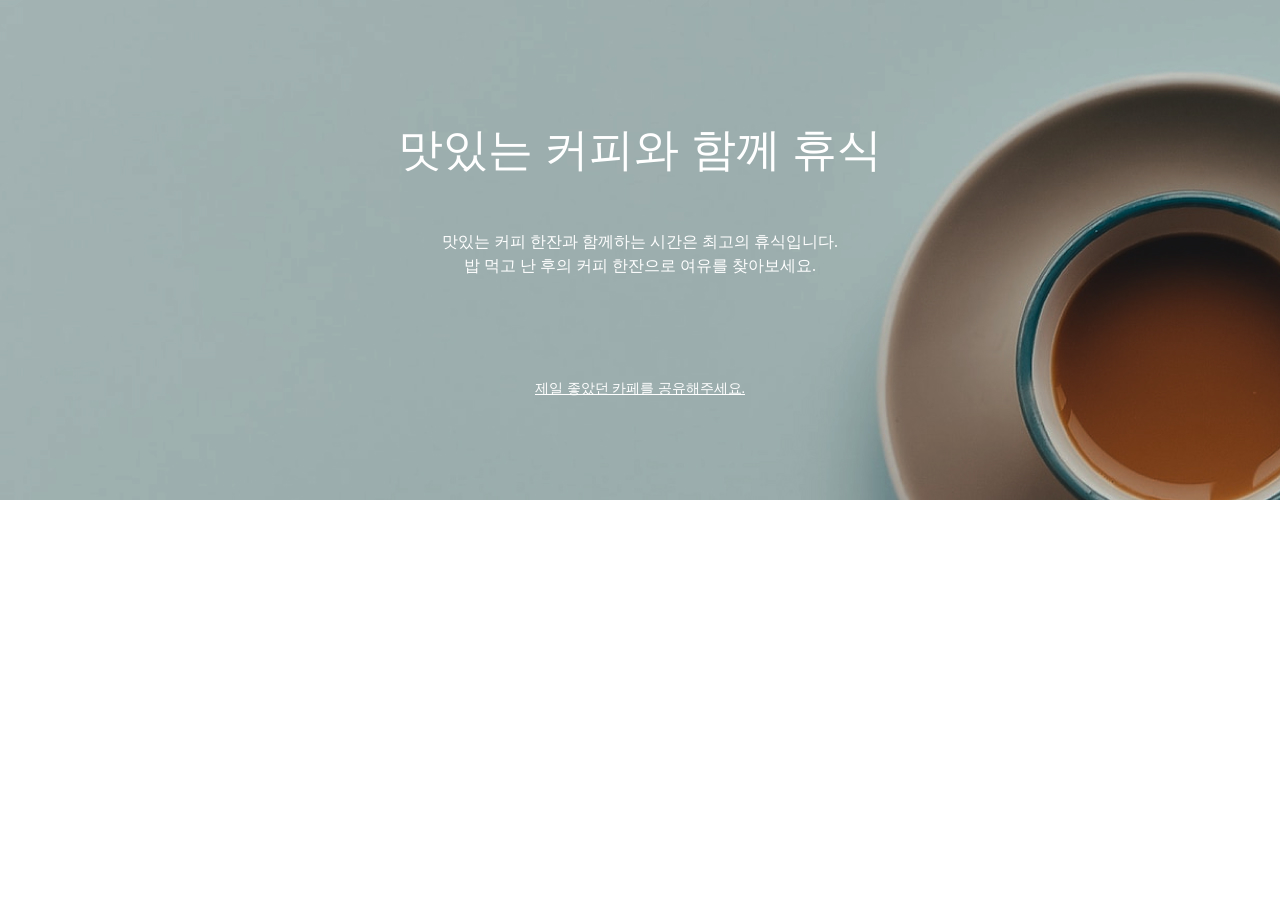
<file: bannerType/bannerType01.html>
<!DOCTYPE html>
<html lang="ko">
<head>
    <meta charset="UTF-8">
    <meta http-equiv="X-UA-Compatible" content="IE=edge">
    <meta name="viewport" content="width=device-width, initial-scale=1.0">
    <title>배너 유형</title>

    <link href="https://webfontworld.github.io/NexonLv1Gothic/NexonLv1Gothic.css" rel="stylesheet">
    <style>
        /* reset */
        * {
           margin: 0;
           padding: 0;
       }
       a {
           text-decoration: none;
           color: #000;
       }
       h1, h2, h3, h4, h5, h6 {
           font-weight: normal;
       }
       img {
           vertical-align: top;
           width: 100%;
       }
       li {
           list-style: none;
       }
       .blind {
           position: absolute;
           clip: rect(0 0 0 0);
           width: 1px;
           height: 1px;
           margin: -1px;
           overflow: hidden;
       }
       .mt10 {margin-top: 10px !important;}
       .mt20 {margin-top: 20px !important;}
       .mt30 {margin-top: 30px !important;}
       .mt40 {margin-top: 40px !important;}
       .mt50 {margin-top: 50px !important;}
       .mt60 {margin-top: 60px !important;}
       .mt70 {margin-top: 70px !important;}

       .mb10 {margin-bottom: 10px !important;}
       .mb20 {margin-bottom: 20px !important;}
       .mb30 {margin-bottom: 30px !important;}
       .mb40 {margin-bottom: 40px !important;}
       .mb50 {margin-bottom: 50px !important;}
       .mb60 {margin-bottom: 60px !important;}
       .mb70 {margin-bottom: 70px !important;}

       /* common */
       .container {
           width: 1160px;
           margin: 0 auto;
           padding: 0 20px;
           /* background-color: rgba(0,0,0,0.1); */
       }
       .nexon {
           font-family: 'NexonLv1Gothic';
           font-weight: 400;
       }
       .section.center {
           text-align: center; 
       }
       .section__small {
           font-style: 14px;
           border-radius: 50px;
           background-color: #CE7182;
           color: #fff;
           padding: 1px 23px;
           text-transform: uppercase;
           margin-bottom: 20px;
           display: inline-block;
       }
       .section {
           padding: 120px 0;
       }
       .section__h2 {
           font-size: 50px;
           font-weight: 400;
           margin-bottom: 30px;
           line-height: 1;
       }
       .section__desc {
           font-style: 22px;
           color: #666;
           margin-bottom: 70px;
           font-weight: 300;
           line-height: 1.5;
       }

       /*  banner  */
       .banner__inner {
            color: #fff;
        }
        .banner__inner .banner {
            height: 500px;
            background-image: url(../asset/img/BANNER-TYPE01.jpg);
            background-size: cover;
            background-repeat: no-repeat;
            background-position: center;
            position: relative;
            z-index: 1;
        }
        .banner__inner h3 {
            font-size: 45px;
            font-weight: 400;
            padding-bottom: 50px;
        }
        .banner__inner p {
            font-size: 16px;
            font-weight: 300;
            line-height: 1.5;
            padding-bottom: 100px;
        }
        .banner__inner .right {
            text-align: center;
            font-style: normal;
            line-height: 1.6;
            font-size: 14px;
        }
        .banner__inner .right a{
            color: #fff;
            text-decoration: underline;
        }
    </style>
</head>
<body>
    <section class="banner__wrap">
        <h2 class="blind">배너</h2>
        <div class="banner__inner">
            <div class="banner">
                <div class="banner__info section nexon center">
                    <h3>맛있는 커피와 함께 휴식</h3>
                    <p>맛있는 커피 한잔과 함께하는 시간은 최고의 휴식입니다.<br>
                        밥 먹고 난 후의 커피 한잔으로 여유를 찾아보세요.</p>
                    <daaress class="right"><a href="#">제일 좋았던 카페를 공유해주세요.</a></daaress>
                </div>
            </div>
        </div>
    </section>
</body>
</html>
</file>
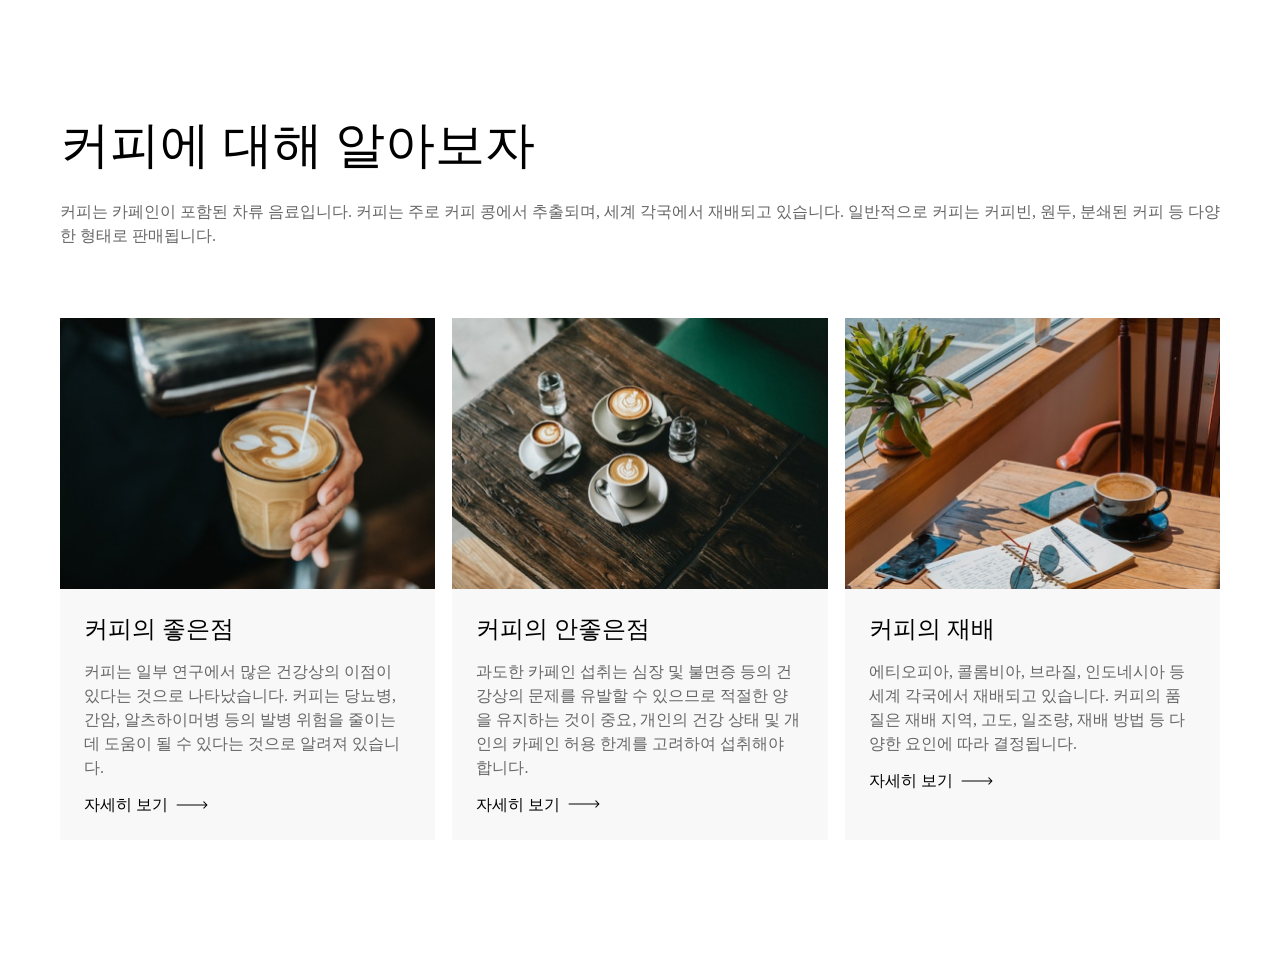
<file: cardType/cardType01.html>
<!DOCTYPE html>
<html lang="ko">
<head>
    <meta charset="UTF-8">
    <meta http-equiv="X-UA-Compatible" content="IE=edge">
    <meta name="viewport" content="width=device-width, initial-scale=1.0">
    <title>카드 유형01</title>

    <link href="https://webfontworld.github.io/NexonLv1Gothic/NexonLv1Gothic.css" rel="stylesheet">
    <style>
        /* reset */
        * {
            margin: 0;
            padding: 0;
        }
        a {
            text-decoration: none;
            color: #000;
        }
        h1, h2, h3, h4, h5, h6 {
            font-weight: normal;
        }
        img {
            vertical-align: top;
            width: 100%;
        }
        .mt10 {margin-top: 10px !important;}
        .mt20 {margin-top: 20px !important;}
        .mt30 {margin-top: 30px !important;}
        .mt40 {margin-top: 40px !important;}
        .mt50 {margin-top: 50px !important;}
        .mt60 {margin-top: 60px !important;}
        .mt70 {margin-top: 70px !important;}

        .mb10 {margin-bottom: 10px !important;}
        .mb20 {margin-bottom: 20px !important;}
        .mb30 {margin-bottom: 30px !important;}
        .mb40 {margin-bottom: 40px !important;}
        .mb50 {margin-bottom: 50px !important;}
        .mb60 {margin-bottom: 60px !important;}
        .mb70 {margin-bottom: 70px !important;}
        /* common */
        .container {
            width: 1160px;
            margin: 0 auto;
            padding: 0 20px;
            /* background-color: rgba(0,0,0,0.1); */
        }
        .nexon {
            font-family: 'NexonLv1Gothic';
            font-weight: 400;
        }
        .section.center {
            text-align: center;
        }
        .section {
            padding: 120px 0;
        }
        .section__h2 {
            font-size: 50px;
            font-weight: 400;
            margin-bottom: 30px;
            line-height: 1;
        }
        .section__desc {
            font-style: 22px;
            color: #666;
            margin-bottom: 70px;
            font-weight: 300;
            line-height: 1.5;
        }
        /* card__type */
        .card__wrap {
        }
        .card__inner {
            display: flex;
            justify-content: space-between; 
        }
        .card__inner .card {
            width: 32.3333%;
            background-color: #f8f8f8;
        }
        .card__body {
            padding: 24px;
        }
        .card__body .title {
            font-size: 24px;
            margin-bottom: 15px;
        }
        .card__body .desc {
            font-size: 16px;
            color: #666;
            line-height: 1.5;
            margin-bottom: 15px;
        }
        .card__body .btn {
            padding-right: 40px;
            background-image: url("data:image/svg+xml, %3Csvg width='32' height='8' viewBox='0 0 32 8' fill='none' xmlns='http://www.w3.org/2000/svg'%3E%3Cpath d='M1 3.5C0.723858 3.5 0.5 3.72386 0.5 4C0.5 4.27614 0.723858 4.5 1 4.5V3.5ZM31.3536 4.35355C31.5488 4.15829 31.5488 3.84171 31.3536 3.64645L28.1716 0.464466C27.9763 0.269204 27.6597 0.269204 27.4645 0.464466C27.2692 0.659728 27.2692 0.976311 27.4645 1.17157L30.2929 4L27.4645 6.82843C27.2692 7.02369 27.2692 7.34027 27.4645 7.53553C27.6597 7.7308 27.9763 7.7308 28.1716 7.53553L31.3536 4.35355ZM1 4.5H31V3.5H1V4.5Z' fill='black'/%3E%3C/svg%3E");
            background-repeat: no-repeat;
            background-position: right center;
        }
    </style>
</head>
<body>
    <section class="card__wrap section nexon">
        <div class="container">
            <h2 class="section__h2">커피에 대해 알아보자</h2>
            <p class="section__desc">커피는 카페인이 포함된 차류 음료입니다. 커피는 주로 커피 콩에서 추출되며, 세계 각국에서 재배되고 있습니다. 일반적으로 커피는 커피빈, 원두, 분쇄된 커피 등 다양한 형태로 판매됩니다.</p>
            <div class="card__inner">
                <article class="card">
                    <figure class="card__header">
                        <img src="../asset/img/cardType01_01.jpg" alt="커피의 좋은점">
                    </figure>
                    <div class="card__body">
                        <h3 class="title">커피의 좋은점</h3>
                        <p class="desc">커피는 일부 연구에서 많은 건강상의 이점이 있다는 것으로 나타났습니다. 커피는 당뇨병, 간암, 알츠하이머병 등의 발병 위험을 줄이는 데 도움이 될 수 있다는 것으로 알려져 있습니다.</p>
                        <a href="#" class="btn">자세히 보기</a> 
                    </div>
                </article>
                    <article class="card">
                        <figure class="card__header">
                            <img src="../asset/img/cardType01_02.jpg" alt="커피의 안좋은점">
                        </figure>
                        <div class="card__body">
                            <h3 class="title">커피의 안좋은점</h3>
                            <p class="desc">과도한 카페인 섭취는 심장 및 불면증 등의 건강상의 문제를 유발할 수 있으므로 적절한 양을 유지하는 것이 중요, 개인의 건강 상태 및 개인의 카페인 허용 한계를 고려하여 섭취해야 합니다.</p>
                            <a href="#" class="btn">자세히 보기</a> 
                        </div>
                    </article>
                <div class="card">
                        <figure class="card__header">
                            <img src="../asset/img/cardType01_03.jpg" alt="커피의 좋은점">
                        </figure>
                        <div class="card__body">
                            <h3 class="title">커피의 재배</h3>
                            <p class="desc">에티오피아, 콜롬비아, 브라질, 인도네시아 등 세계 각국에서 재배되고 있습니다. 커피의 품질은 재배 지역, 고도, 일조량, 재배 방법 등 다양한 요인에 따라 결정됩니다.</p>
                            <a href="#" class="btn">자세히 보기</a> 
                        </div>
                </div>
            </div>
    </section>
</body>
</html>
</file>
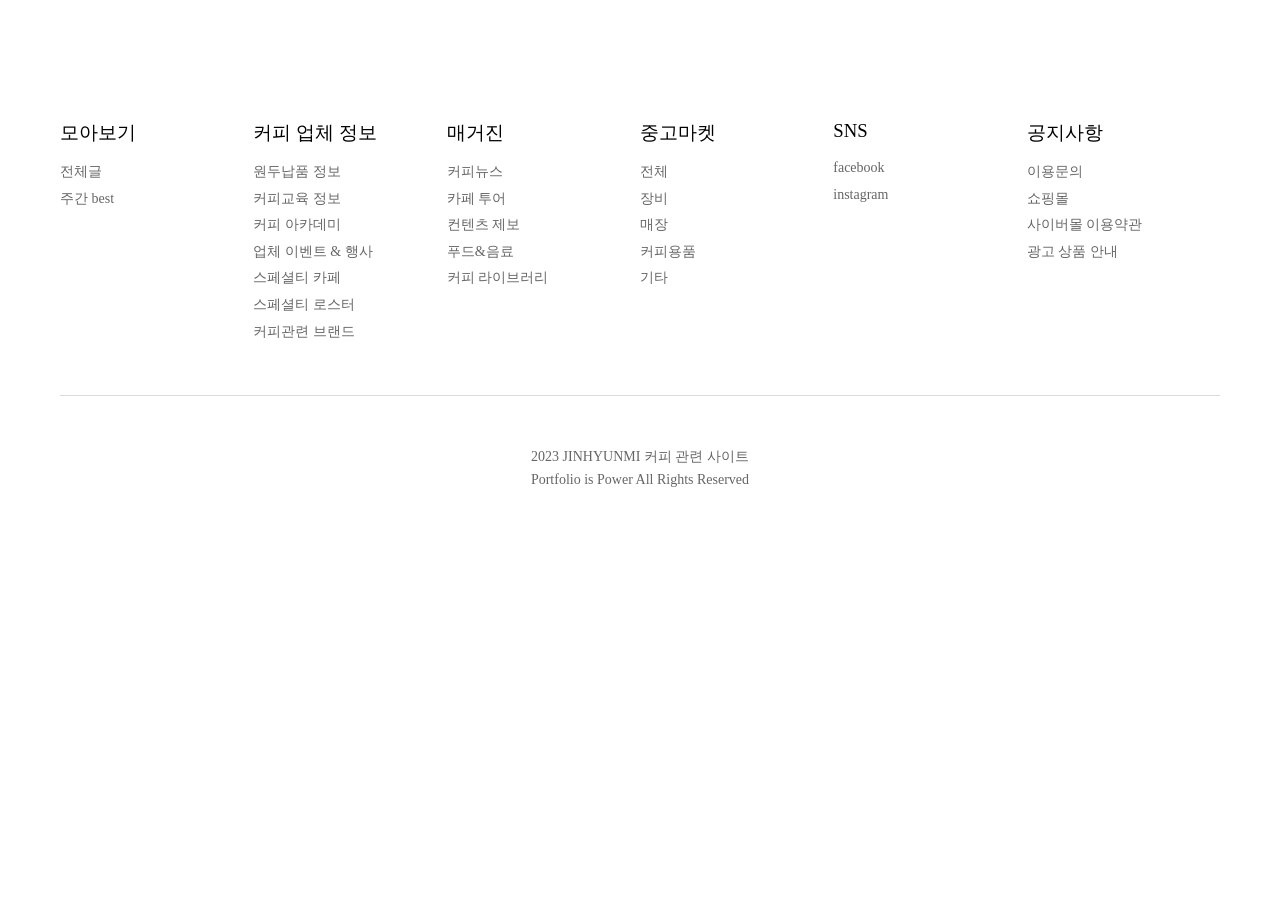
<file: footer/footer01.html>
<!DOCTYPE html>
<html lang="ko">
<head>
    <meta charset="UTF-8">
    <meta http-equiv="X-UA-Compatible" content="IE=edge">
    <meta name="viewport" content="width=device-width, initial-scale=1.0">
    <title>사이트 만들기 footer</title>
    <link href="https://webfontworld.github.io/NexonLv1Gothic/NexonLv1Gothic.css" rel="stylesheet">
    <style>
         /* reset */
         * {
            margin: 0;
            padding: 0;
        }
        a {
            text-decoration: none;
            color: #000;
        }
        h1, h2, h3, h4, h5, h6 {
            font-weight: normal;
        }
        img {
            vertical-align: top;
            width: 100%;
        }
        li {
            list-style: none;
        }
        .blind {
            position: absolute;
            clip: rect(0 0 0 0);
            width: 1px;
            height: 1px;
            margin: -1px;
            overflow: hidden;
        }
        .mt10 {margin-top: 10px !important;}
        .mt20 {margin-top: 20px !important;}
        .mt30 {margin-top: 30px !important;}
        .mt40 {margin-top: 40px !important;}
        .mt50 {margin-top: 50px !important;}
        .mt60 {margin-top: 60px !important;}
        .mt70 {margin-top: 70px !important;}

        .mb10 {margin-bottom: 10px !important;}
        .mb20 {margin-bottom: 20px !important;}
        .mb30 {margin-bottom: 30px !important;}
        .mb40 {margin-bottom: 40px !important;}
        .mb50 {margin-bottom: 50px !important;}
        .mb60 {margin-bottom: 60px !important;}
        .mb70 {margin-bottom: 70px !important;}

        /* common */
        .container {
            width: 1160px;
            margin: 0 auto;
            padding: 0 20px;
            /* background-color: rgba(0,0,0,0.1); */
        }
        .nexon {
            font-family: 'NexonLv1Gothic';
            font-weight: 400;
        }
        .section.center {
            text-align: center; 
        }
        .section__small {
            font-style: 14px;
            border-radius: 50px;
            background-color: #CE7182;
            color: #fff;
            padding: 1px 23px;
            text-transform: uppercase;
            margin-bottom: 20px;
            display: inline-block;
        }
        .section {
            padding: 120px 0;
        }
        .section__h2 {
            font-size: 50px;
            font-weight: 400;
            margin-bottom: 30px;
            line-height: 1;
        }
        .section__desc {
            font-style: 22px;
            color: #666;
            margin-bottom: 70px;
            font-weight: 300;
            line-height: 1.5;
        }

        /* footer */
        .footer__menu {
            display: flex;
        }
        .footer__menu > div {
            width: 16.666%;
        }
        .footer__menu > div h3 {
            margin-bottom: 13px;
        }
        .footer__menu > div li {
            line-height: 1.9;
            font-size: 14px;
        }
        .footer__menu > div li a {
            color: #666;
        }
        .footer_right {
            margin-top: 50px;
            border-top: 1px solid #d9d9d9;
            padding-top: 50px;
            text-align: center;
            font-style: normal;
            line-height: 1.6em;
            color: #666;
            font-size: 14px;
        }
    </style>
</head>
<body>
    <section class="footer-wrap section nexon">
        <div class="container">
            <h2 class="blind">푸터</h2>
            <div class="footer__inner">
                <div class="footer__menu">
                    <div>
                        <h3>모아보기</h3>
                        <ul>
                            <li><a href="#">전체글</a></li>
                            <li><a href="#">주간 best</a></li>
                        </ul>
                    </div>
                    <div>
                        <h3>커피 업체 정보</h3>
                        <ul>
                            <li><a href="#">원두납품 정보</a></li>
                            <li><a href="#">커피교육 정보</a></li>
                            <li><a href="#">커피 아카데미</a></li>
                            <li><a href="#">업체 이벤트 & 행사</a></li>
                            <li><a href="#">스페셜티 카페</a></li>
                            <li><a href="#">스페셜티 로스터</a></li>
                            <li><a href="#">커피관련 브랜드</a></li>
                        </ul>
                    </div>
                    <div>
                        <h3>매거진</h3>
                        <ul>
                            <li><a href="#">커피뉴스</a></li>
                            <li><a href="#">카페 투어</a></li>
                            <li><a href="#">컨텐츠 제보</a></li>
                            <li><a href="#">푸드&음료</a></li>
                            <li><a href="#">커피 라이브러리</a></li>
                        </ul>
                    </div>
                    <div>
                        <h3>중고마켓</h3>
                        <ul>
                            <li><a href="#">전체</a></li>
                            <li><a href="#">장비</a></li>
                            <li><a href="#">매장</a></li>
                            <li><a href="#">커피용품</a></li>
                            <li><a href="#">기타</a></li>
                        </ul>
                    </div>
                    <div>
                        <h3>SNS</h3>
                        <ul>
                            <li><a href="#">facebook</a></li>
                            <li><a href="#">instagram</a></li>
                        </ul>
                    </div>
                    <div>
                        <h3>공지사항</h3>
                        <ul>
                            <li><a href="#">이용문의</a></li>
                            <li><a href="#">쇼핑몰</a></li>
                            <li><a href="#">사이버몰 이용약관</a></li>
                            <li><a href="#">광고 상품 안내</a></li>
                        </ul>
                    </div>
                </div>
                <div>
                    <address class="footer_right">
                        2023 JINHYUNMI 커피 관련 사이트<br>Portfolio is Power All Rights Reserved
                    </address>
                </div>
            </div>
        </div>
    </section>
</body>
</html>
</file>
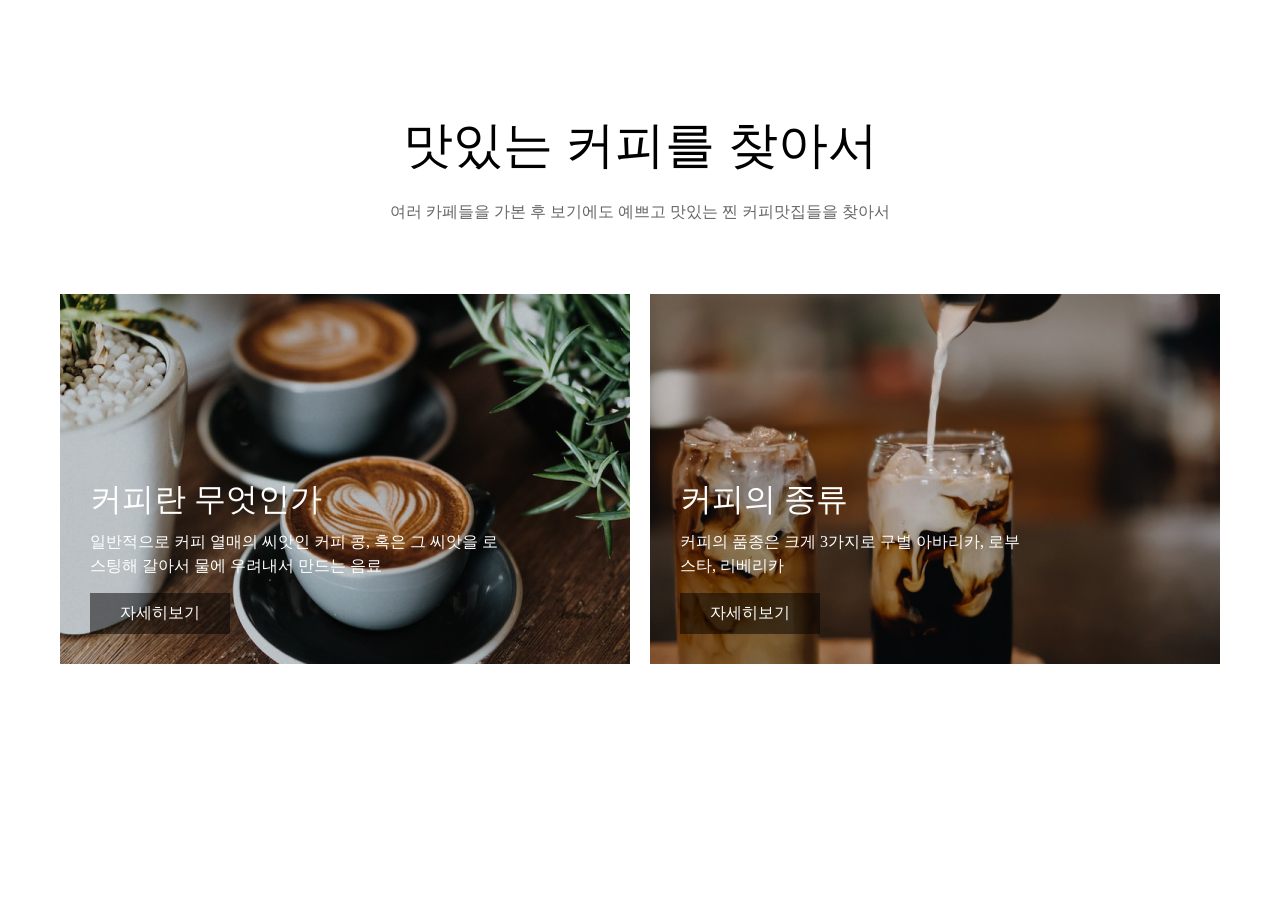
<file: imageType/imgType01.html>
<!DOCTYPE html>
<html lang="ko">
<head>
    <meta charset="UTF-8">
    <meta http-equiv="X-UA-Compatible" content="IE=edge">
    <meta name="viewport" content="width=device-width, initial-scale=1.0">
    <title>이미지 유형01</title>

    <link href="https://webfontworld.github.io/NexonLv1Gothic/NexonLv1Gothic.css" rel="stylesheet">
    <style>
        /* reset */
        * {
            margin: 0;
            padding: 0;
        }
        a {
            text-decoration: none;
            color: #000;
        }
        h1, h2, h3, h4, h5, h6 {
            font-weight: normal;
        }
        img {
            vertical-align: top;
            width: 100%;
        }
        .mt10 {margin-top: 10px !important;}
        .mt20 {margin-top: 20px !important;}
        .mt30 {margin-top: 30px !important;}
        .mt40 {margin-top: 40px !important;}
        .mt50 {margin-top: 50px !important;}
        .mt60 {margin-top: 60px !important;}
        .mt70 {margin-top: 70px !important;}

        .mb10 {margin-bottom: 10px !important;}
        .mb20 {margin-bottom: 20px !important;}
        .mb30 {margin-bottom: 30px !important;}
        .mb40 {margin-bottom: 40px !important;}
        .mb50 {margin-bottom: 50px !important;}
        .mb60 {margin-bottom: 60px !important;}
        .mb70 {margin-bottom: 70px !important;}
        /* common */
        .container {
            width: 1160px;
            margin: 0 auto;
            padding: 0 20px;
            /* background-color: rgba(0,0,0,0.1); */
        }
        .nexon {
            font-family: 'NexonLv1Gothic';
            font-weight: 400;
        }
        .section.center {
            text-align: center;
        }
        .section {
            padding: 120px 0;
        }
        .section__h2 {
            font-size: 50px;
            font-weight: 400;
            margin-bottom: 30px;
            line-height: 1;
        }
        .section__desc {
            font-style: 22px;
            color: #666;
            margin-bottom: 70px;
            font-weight: 300;
            line-height: 1.5;
        }
        /* image__type */
        .image__inner {
            display: flex;
            justify-content: space-between;
        }
        .image__inner .image {
            width: 570px;
            height: 370px;
            background-color: #ccc;
            position: relative;
        }
        .image__body {
            position: absolute;
            left: 0;
            bottom: 0;
            color: #fff;
            text-align: left;
            padding: 30px;
        }
        .image__body .title {
            font-size: 32px;
            line-height: 1;
            margin-bottom: 15px;
        }
        .image__body .desc {
            margin-bottom: 15px;
            line-height: 1.5;
            padding-right: 20%;
        }
        .image__body .btn {
            color: #fff;
            background-color: rgba(0,0,0,0.5);
            padding: 10px 30px;
            display: inline-block;
        }
    </style>
</head>
<body>
    <section class="image__wrap section center nexon">
        <div class="container">
            <h2 class="section__h2">맛있는 커피를 찾아서</h2>
            <p class="section__desc">여러 카페들을 가본 후 보기에도 예쁘고 맛있는 찐 커피맛집들을 찾아서</p>
            <div class="image__inner">
                <article class="image">
                <figure class="image__header">
                    <img src="../asset/img/imageType01_01.jpg" alt="커피란 무엇인가">
                </figure>
                <div class="image__body">
                    <h3 class="title">커피란 무엇인가</h3>
                    <p class="desc">일반적으로 커피 열매의 씨앗인 커피 콩, 혹은 그 씨앗을 로스팅해 갈아서 물에 우려내서 만드는 음료</p>
                    <a href="#" class="btn">자세히보기</a>
                </div>
                </article>
                <article class="image">
                <figure class="image__header">
                    <img src="../asset/img/imageType01_02.jpg" alt="커피의 종류">
                </figure>
                <div class="image__body">
                    <h3 class="title">커피의 종류</h3>
                    <p class="desc">커피의 품종은 크게 3가지로 구별 아바리카, 로부스타, 리베리카</p>
                    <a href="#" class="btn">자세히보기</a>
                </div>
                </article>
            </div>
        </div>
    </section>
</body>
</html>
</file>
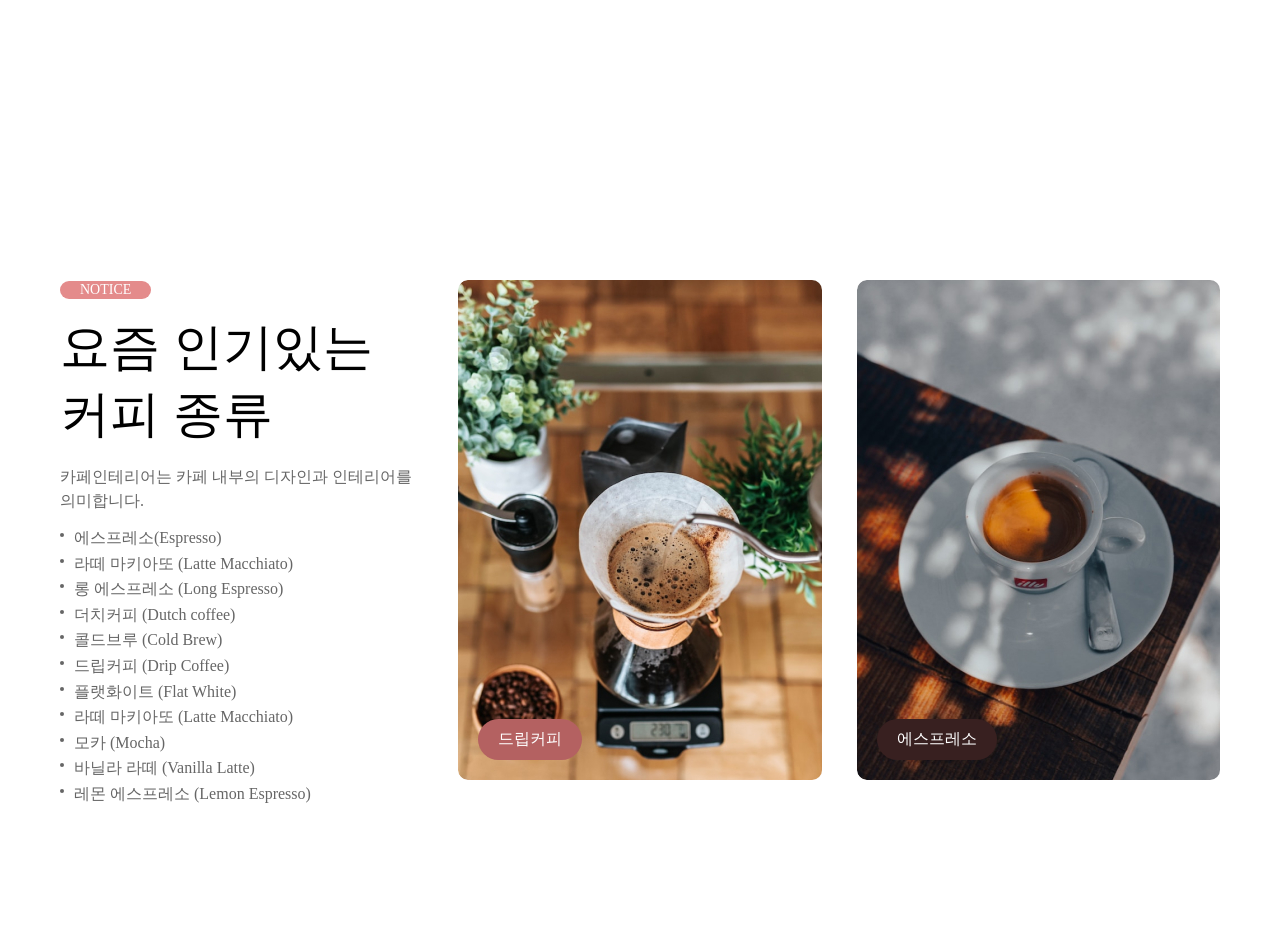
<file: img-TextType/img-TextType01.html>
<!DOCTYPE html>
<html lang="ko">
<head>
    <meta charset="UTF-8">
    <meta http-equiv="X-UA-Compatible" content="IE=edge">
    <meta name="viewport" content="width=device-width, initial-scale=1.0">
    <title>Document</title>
    <link href="https://webfontworld.github.io/NexonLv1Gothic/NexonLv1Gothic.css" rel="stylesheet">
    <style>
        /* reset */
        * {
            margin: 0;
            padding: 0;
        }
        a {
            text-decoration: none;
            color: #000;
        }
        h1, h2, h3, h4, h5, h6 {
            font-weight: normal;
        }
        img {
            vertical-align: top;
            width: 100%;
        }
        li {
            list-style: none;
        }
        .blind {
            position: absolute;
            clip: rect(0 0 0 0);
            width: 1px;
            height: 1px;
            margin: -1px;
            overflow: hidden;
        }
        .mt10 {margin-top: 10px !important;}
        .mt20 {margin-top: 20px !important;}
        .mt30 {margin-top: 30px !important;}
        .mt40 {margin-top: 40px !important;}
        .mt50 {margin-top: 50px !important;}
        .mt60 {margin-top: 60px !important;}
        .mt70 {margin-top: 70px !important;}

        .mb10 {margin-bottom: 10px !important;}
        .mb20 {margin-bottom: 20px !important;}
        .mb30 {margin-bottom: 30px !important;}
        .mb40 {margin-bottom: 40px !important;}
        .mb50 {margin-bottom: 50px !important;}
        .mb60 {margin-bottom: 60px !important;}
        .mb70 {margin-bottom: 70px !important;}

        /* common */
        .container {
            width: 1160px;
            margin: 0 auto;
            padding: 0 20px;
            margin-top: 160px;
            /* background-color: rgba(0, 0, 0, 0.1); */
        }
        .nexon {
            font-family: 'NexonLv1Gothic';
            font-weight: 400;
        }
        .section {
            padding: 120px 0;
        }
        .section.center {
            text-align: center;
        }

        .section__h2 {
            font-size: 50px;
            font-weight: 400;
            margin-bottom: 30px;
            line-height: 1;
        }
        .section__desc {
            font-size: 22px;
            color: #666;
            margin-bottom: 70px;
            font-weight: 300;
            line-height: 1.5;
        }

        /* imgText__inner */
        .imgText__inner {
            display: flex;
            flex-wrap: wrap;
            justify-content: space-between;
        }
        .imgText__inner article {
            width: 31.3333%;
        }
        .imgText__inner .text span {
            background-color: #e48b8b;
            font-size: 14px;
            color: #fff;
            padding: 1px 20px;
            border-radius: 50px;
            margin-bottom: 15px;
            display: inline-block;
        }
        .imgText__inner .text h3 {
            font-size: 50px;
            margin-bottom: 17px;
        }
        .imgText__inner .text p {
            font-size: 16px;
            line-height: 1.5;
            color: #666;
            margin-bottom: 12px;
        }
        .imgText__inner .text li {
            position: relative;
            padding-left: 14px;
        }
        .imgText__inner .text li::before {
            content: "";
            width: 4px;
            height: 4px;
            border-radius: 50%;
            background-color: #666;
            position: absolute;
            left: 0;
            top: 8px;
        }
        .imgText__inner .text li a {
            color: #666;
            line-height: 1.6;
            font-size: 16px;
        }
        .imgText__inner .img {
            background-repeat: no-repeat;
            background-size: cover;
            height: 500px;
            border-radius: 10px;
            position: relative;
        }
        .imgText__inner .img a {
            position: absolute;
            left: 20px;
            bottom: 20px;
            background: #000;
            color: #fff;
            padding: 10px 20px;
            border-radius: 40px;
        }
        .imgText__inner .img.i1 {
            background-image: url(../asset/img/img-textType01_01.jpg);
        }
        .imgText__inner .img.i2 {
            background-image: url(../asset/img/img-textType01_02.jpg);
        }
        .imgText__inner .img.i1 a {
            background-color: #b46161;
        }
        .imgText__inner .img.i2 a {
            background-color: #382020;
        }
    </style>
</head>
<body>
    <section class="imgText__wrap section nexon">
        <h2 class="blind"요즘 인기있는 커피 종류></h2>
        <div class="container">
            <div class="imgText__inner">
                <article class="text">
                    <span>NOTICE</span>
                    <h3>요즘 인기있는 커피 종류</h3>
                    <p>카페인테리어는 카페 내부의 디자인과  인테리어를 의미합니다.</p>
                    <ul>
                        <li><a href="#">에스프레소(Espresso)</a></li>
                        <li><a href="#">라떼 마키아또 (Latte Macchiato)</a></li>
                        <li><a href="#">롱 에스프레소 (Long Espresso)</a></li>
                        <li><a href="#">더치커피 (Dutch coffee)</a></li>
                        <li><a href="#">콜드브루 (Cold Brew)</a></li>
                        <li><a href="#">드립커피 (Drip Coffee)</a></li>
                        <li><a href="#">플랫화이트 (Flat White)</a></li>
                        <li><a href="#">라떼 마키아또 (Latte Macchiato)</a></li>
                        <li><a href="#">모카 (Mocha)</a></li>
                        <li><a href="#">바닐라 라떼 (Vanilla Latte)</a></li>
                        <li><a href="#">레몬 에스프레소 (Lemon Espresso)</a></li>
                    </ul>
                </article>
                <article class="img i1">
                    <a href="#">드립커피</a>
                </article>
                <article class="img i2">
                    <a href="#">에스프레소</a>
                </article>
            </div>
        </div>
    </section>
</body>
</html>
</file>
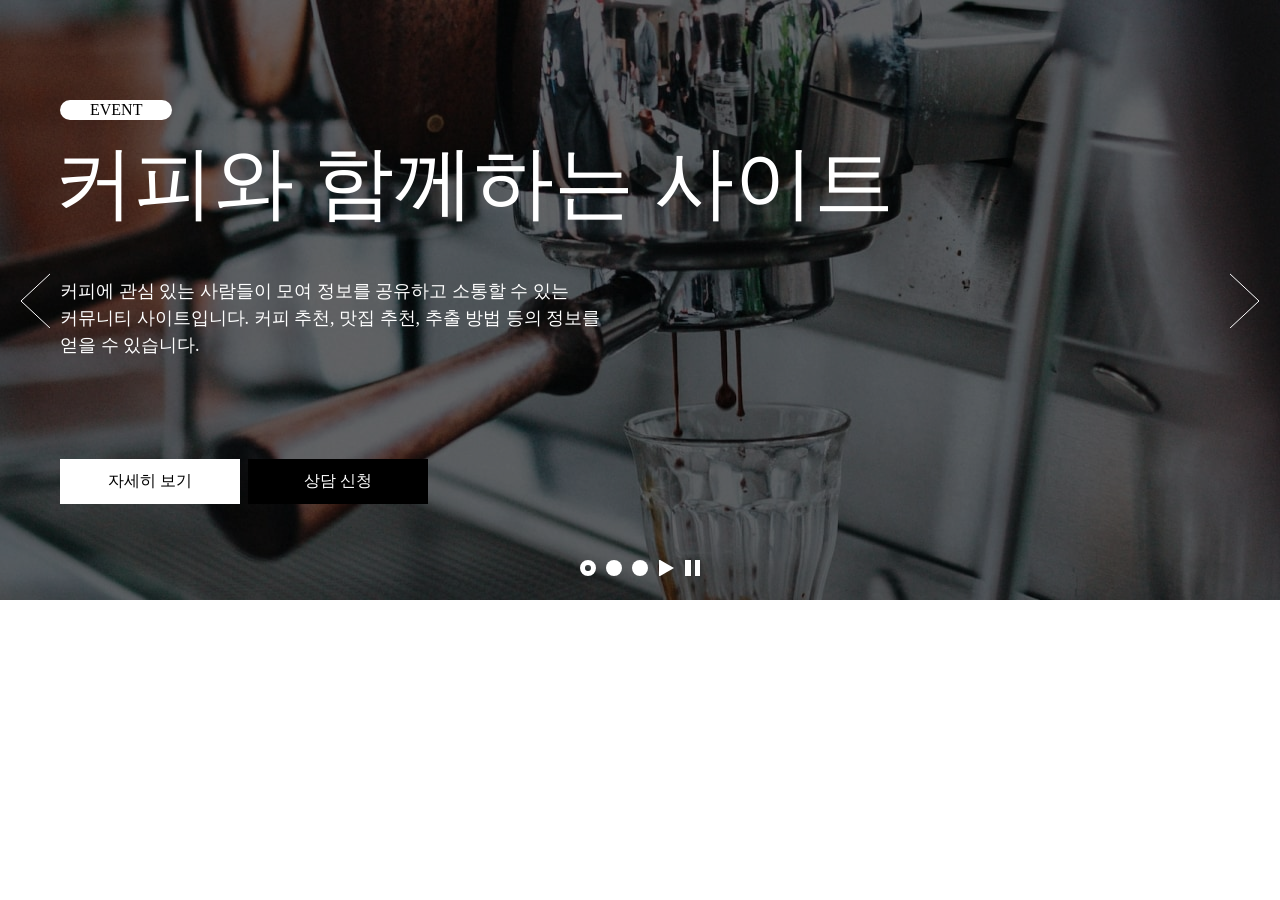
<file: sliderType/sliderType01.html>
<!DOCTYPE html>
<html lang="ko">
<head>
    <meta charset="UTF-8">
    <meta http-equiv="X-UA-Compatible" content="IE=edge">
    <meta name="viewport" content="width=device-width, initial-scale=1.0">
    <title>슬라이드 유형01</title>
    <link href="https://webfontworld.github.io/NexonLv1Gothic/NexonLv1Gothic.css" rel="stylesheet">
    <style>
        /* reset */
        * {
            margin: 0;
            padding: 0;
        }
        a {
            text-decoration: none;
            color: #000;
        }
        h1, h2, h3, h4, h5, h6 {
            font-weight: normal;
        }
        img {
            vertical-align: top;
            width: 100%;
        }
        .mt10 {margin-top: 10px !important;}
        .mt20 {margin-top: 20px !important;}
        .mt30 {margin-top: 30px !important;}
        .mt40 {margin-top: 40px !important;}
        .mt50 {margin-top: 50px !important;}
        .mt60 {margin-top: 60px !important;}
        .mt70 {margin-top: 70px !important;}

        .mb10 {margin-bottom: 10px !important;}
        .mb20 {margin-bottom: 20px !important;}
        .mb30 {margin-bottom: 30px !important;}
        .mb40 {margin-bottom: 40px !important;}
        .mb50 {margin-bottom: 50px !important;}
        .mb60 {margin-bottom: 60px !important;}
        .mb70 {margin-bottom: 70px !important;}
        .blind {
            position:absolute;
            clip:rect(0 0 0 0);
            width:1px;
            height:1px;
            margin:-1px;
            overflow:hidden;
        }
        /* common */
        .container {
            width: 1160px;
            margin: 0 auto;
            padding: 0 20px;
            /* background-color: rgba(0,0,0,0.1); */
        }
        .nexon {
            font-family: 'NexonLv1Gothic';
            font-weight: 400;
        }
        .section.center {
            text-align: center;
        }
        .section {
            padding: 120px 0;
        }
        .section__h2 {
            font-size: 50px;
            font-weight: 400;
            margin-bottom: 30px;
            line-height: 1;
        }
        .section__desc {
            font-style: 22px;
            color: #666;
            margin-bottom: 70px;
            font-weight: 300;
            line-height: 1.5;
        }
        /* slider__wrap */
        .slider__inner .slider {
            height: 600px;
            background-image: url(../asset/img/sliderType01_01.jpg);
            background-size: cover;
            background-repeat: no-repeat;
            background-position: center;
            position: relative;
            z-index: 1;
        }
        .slider__inner .slider::after {
            content: '';
            width: 100%;
            height: 100%;
            background-color: rgba(0,0,0,0.4);
            position: absolute;
            left: 0;
            top: 0;
            z-index: -1;
        }
        .slider__info {
            padding: 100px 0;
        }
        .slider__info .small {
            display: inline-block;
            padding: 1px 30px;
            background-color: #fff;
            color: #000;
            font-size: 16px;
            border-radius: 50px;
            text-transform: uppercase;
            margin-bottom: 10px;
        }
        .slider__info .title {
            font-size: 80px;
            color: #fff;
            margin-bottom: 40px;
            border-left: -5px;
            margin-left: -6px;
        }
        .slider__info .desc {
            font-size: 18px;
            color: #fff;
            line-height: 1.5;
            width: 50%;
            word-break: keep-all;
        }
        .slider__info .btn {
            margin-top: 100px;
        }
        .slider__info .btn a {
            width: 180px;
            background-color: #fff;
            font-size: 16px;
            display: inline-block;
            text-align: center;
            padding: 12px 0;
            margin-right: 4px;
        }
        .slider__info .btn a:last-child {
            background-color: #000;
            color: #fff;
        }
        .silder__arrow a {
            position: absolute;
            top: 50%;
            background-image: url(../asset/img/icon_main.svg);
            background-size: 500px;
            width: 30px;
            height: 56px;
            display: block;
            margin-top: -28px;
        }
        .silder__arrow a:first-child {
            left: 20px;
        }
        .silder__arrow a:last-child {
            right: 20px;
            background-position: -52px 0;
        }
        .silder__dot {
            position: absolute;
            left: 50%;
            bottom: 20px;
            transform: translateX(-50%);
        }
        .silder__dot a {
            width: 16px;
            height: 16px;
            display: inline-block;
            background-image: url(../asset/img/icon_main.svg);
            background-size: 500px;
            margin: 0 3px;
        }
        .silder__dot a.dot {
            background-position: -101px -1px;
        }
        .silder__dot a.active {
            background-position: -121px -1px;
        }
        .silder__dot a.play {
            background-position: -141px -1px;
        }
        .silder__dot a.stop {
            background-position: -161px -1px;
        }
        @media only screen and (-webkit-min-device-pixel-ratio: 2),
            only screen and (min-device-pixel-ratio: 2),
            only screen and (min-resolution: 2dppx) {
                .slider__inner .slider {
                background-image: url(../asset/img/sliderType01_01@2x.jpg);
                }
            }
    </style>
</head>
<body>
    <section class="slider__wrap nexon">
        <h2 class="blind">메인 슬라이드 영역</h2>
        <div class="slider__inner">
            <div class="slider">
                <div class="slider__info container">
                    <span class="small">event</span>
                    <h3 class="title">커피와 함께하는 사이트</h3>
                    <p class="desc">커피에 관심 있는 사람들이 모여 정보를 공유하고 소통할 수 있는 커뮤니티 사이트입니다. 커피 추천, 맛집 추천, 추출 방법 등의 정보를 얻을 수 있습니다.</p>
                    <div class="btn">
                        <a href="#">자세히 보기</a>
                        <a href="#">상담 신청</a>
                    </div>
                </div>
                <div class="silder__arrow">
                    <a href="#"><span class="blind">이전 이미지</span></a>
                    <a href="#"><span class="blind">다음 이미지</span></a>
                </div>
                <div class="silder__dot">
                    <a href="#" class="dot active"><span class="blind">첫번째 이미지</span></a>
                    <a href="#" class="dot"><span class="blind">두번째 이미지</span></a>
                    <a href="#" class="dot"><span class="blind">세번째 이미지</span></a>
                    <a href="#" class="play"><span class="blind">플레이</span></a>
                    <a href="#" class="stop"><span class="blind">정지</span></a>
                </div>
            </div>
            <!-- <div class="slider"></div>
            <div class="slider"></div> -->
        </div>
    </section>
</body>
</html>
</file>
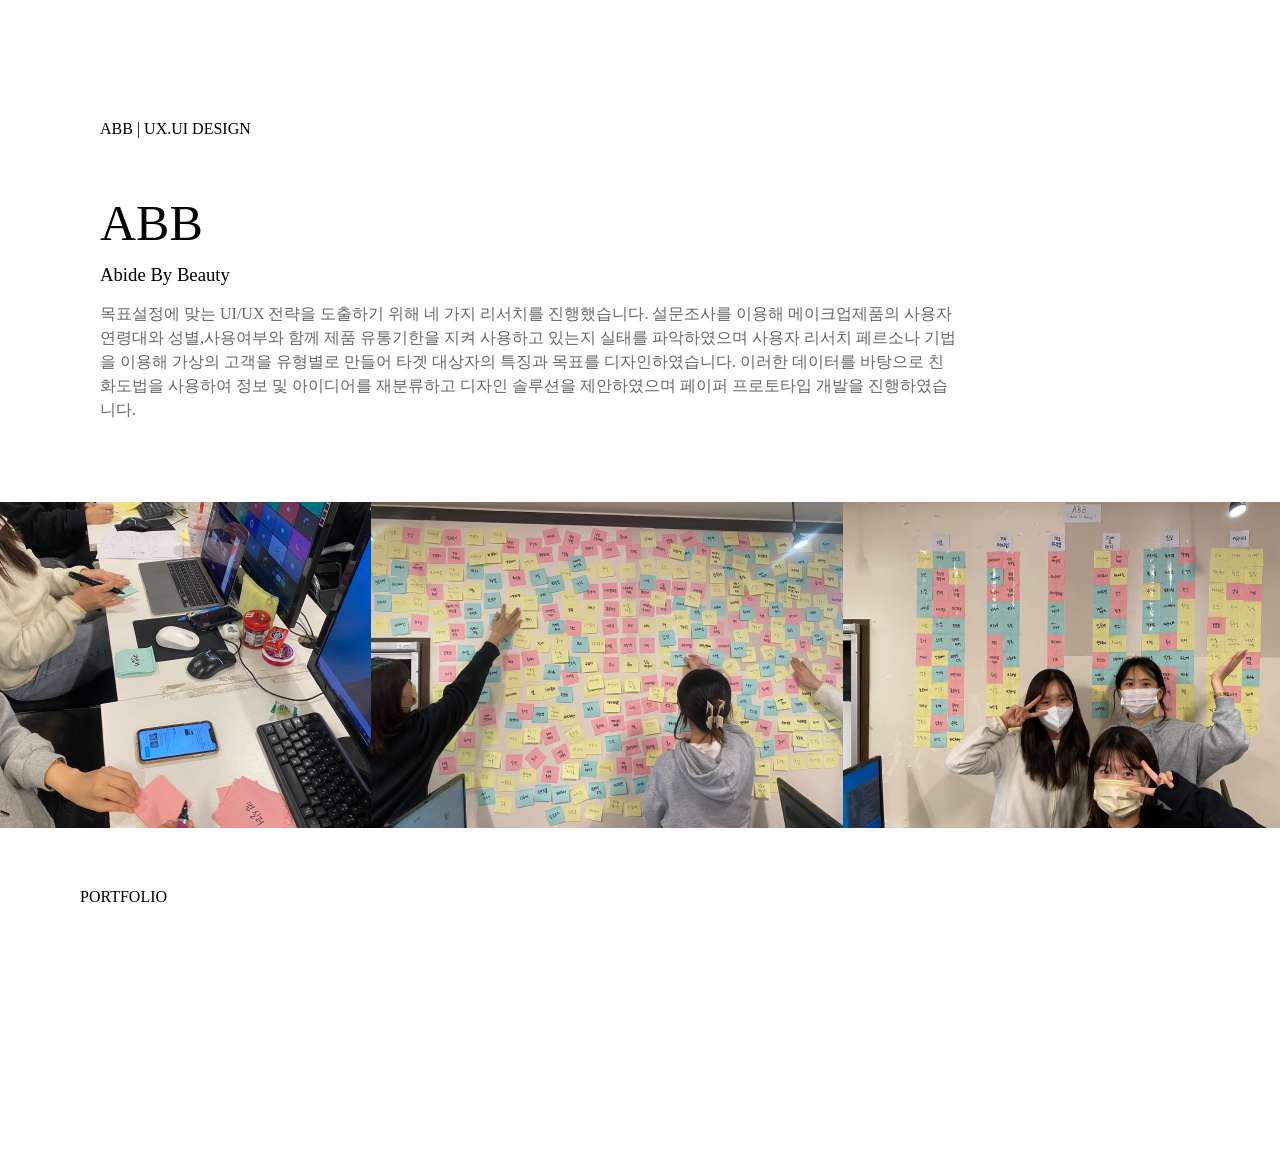
<file: team/team.cardType01.html>
<!DOCTYPE html>
<html lang="ko">
<head>
    <meta charset="UTF-8">
    <meta http-equiv="X-UA-Compatible" content="IE=edge">
    <meta name="viewport" content="width=device-width, initial-scale=1.0">
    <title>Document</title>

    <link href="https://webfontworld.github.io/NexonLv1Gothic/NexonLv1Gothic.css" rel="stylesheet">
    <style>
        /* reset */
        * {
            margin: 0;
            padding: 0;
        }
        a {
            text-decoration: none;
            color: #000;
        }
        h1, h2, h3, h4, h5, h6 {
            font-weight: normal; 
        }
        img {
            vertical-align: top;
            width: 100%;
        }
        .mt10 {margin-top: 10px !important;}
        .mt20 {margin-top: 20px !important;}
        .mt30 {margin-top: 30px !important;}
        .mt40 {margin-top: 40px !important;}
        .mt50 {margin-top: 50px !important;}
        .mt60 {margin-top: 60px !important;}
        .mt70 {margin-top: 70px !important;}

        .mb10 {margin-bottom: 10px !important;}
        .mb20 {margin-bottom: 20px !important;}
        .mb30 {margin-bottom: 30px !important;}
        .mb40 {margin-bottom: 40px !important;}
        .mb50 {margin-bottom: 50px !important;}
        .mb60 {margin-bottom: 60px !important;}
        .mb70 {margin-bottom: 70px !important;}
        /* common */
        .container {
            width: 1920px;
            height: 910px;
            margin: 0 auto;
            /* padding: 0 20px; */
            /* background-color: rgba(0,0,0,0.1); */
        }
        .nexon {
            font-family: 'NexonLv1Gothic';
            font-weight: 400;
        }
        .section.center {
            text-align: center;
        }
        .section {
            padding: 120px 0;
        }
        .section__h2 {
            font-size: 50px;
            font-weight: 400;
            margin-bottom: 10px;
            line-height: 1;
        }
        /* .section__desc {
            font-style: 22px;
            color: #666;
            margin-top: 120px;
            margin-bottom: 120px;
            font-weight: 300;
            line-height: 1.5;
        } */
        /* card__type */
        .header__desc {
            /* padding-top: 120px; */
            padding-bottom: 60px;
            margin-left: 100px;
        }
        .main .section__h2 {
            margin-bottom: 16px;
            margin-left: 100px;
        }
        .main .section__h3 {
            margin-bottom: 16px;
            margin-left: 100px;
        }
        .main .main__desc {
            line-height: 150%;
            margin-bottom: 80px;
            margin-left: 100px;
            color: #666;
        }
        .image {
            display: flex;
        }
        .footer__desc {
            margin-top: 60px;
            margin-left: 80px;
            /* background-color: #666; */
        }
    </style>
</head>
<body>
    <section class="card__wrap section nexon">
        <div class="container">
            <div class="header">
                <p class="header__desc">ABB | UX.UI DESIGN</p>
            </div>
            <div class="main">
                <h2 class="section__h2">ABB</h2>
                <h3 class="section__h3">Abide By Beauty</h3>
                <p class="main__desc">
                    목표설정에 맞는 UI/UX 전략을 도출하기 위해 네 가지 리서치를 진행했습니다. 설문조사를 이용해 메이크업제품의 사용자<br>
                    연령대와 성별,사용여부와 함께 제품 유통기한을 지켜 사용하고 있는지 실태를 파악하였으며 사용자 리서치 페르소나 기법<br>
                    을 이용해 가상의 고객을 유형별로 만들어 타겟 대상자의 특징과 목표를 디자인하였습니다. 이러한 데이터를 바탕으로 친<Br>
                        화도법을 사용하여 정보 및 아이디어를 재분류하고 디자인 솔루션을 제안하였으며 페이퍼 프로토타입 개발을 진행하였습<br>
                        니다.</p>
            </div>
            <div class="image">
                <article class="card">
                    <figure>
                        <img src="../asset/img/조별cardType01-01.png" alt="affinity digram">
                    </figure>
                </article>
                <article class="card">
                    <figure>
                        <img src="../asset/img/조별cardType01-02.png" alt="affinity digram">
                    </figure>
                </article>
                <article class="card">
                    <figure>
                        <img src="../asset/img/조별cardType01-03.png" alt="affinity digram">
                    </figure>
                </article>
                <article class="card">
                    <figure>
                        <img src="../asset/img/조별cardType01-04.png" alt="affinity digram">
                    </figure>
                </article>
            </div>
            <div class="footer">
                <div class="footer__desc">PORTFOLIO</div>
            </div>
        </div>
    </section>
</body>
</html>
</file>
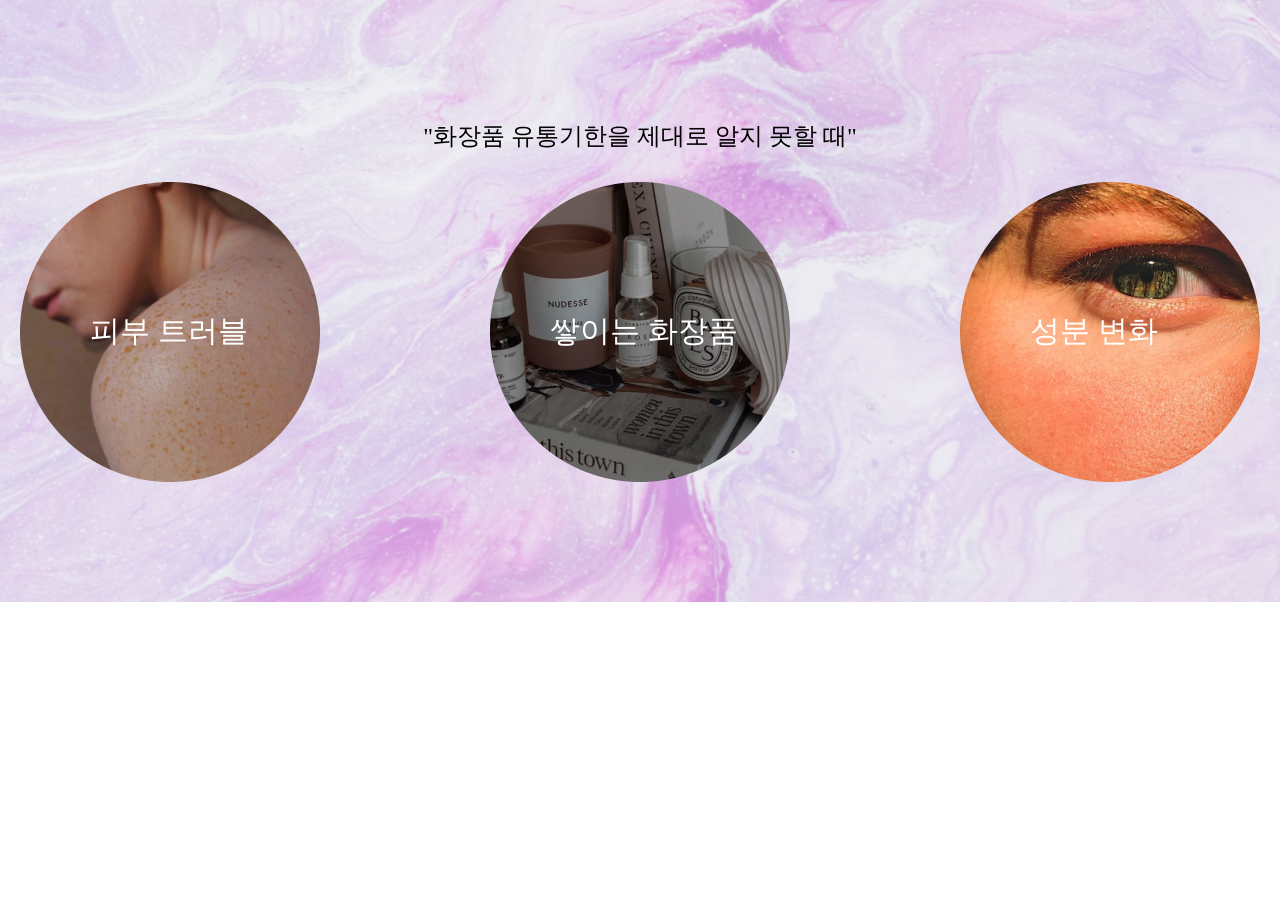
<file: team/team.img-type01.html>
<!DOCTYPE html>
<html lang="ko">
<head>
    <meta charset="UTF-8">
    <meta http-equiv="X-UA-Compatible" content="IE=edge">
    <meta name="viewport" content="width=device-width, initial-scale=1.0">
    <title>조별 이미지 타입01</title>
    <link href="https://webfontworld.github.io/NexonLv1Gothic/NexonLv1Gothic.css" rel="stylesheet">
    <style>
        /* reset */
        * {
            margin: 0;
            padding: 0;
        }
        a {
            text-decoration: none;
            color: #000;
        }
        h1, h2, h3, h4, h5, h6 {
            font-weight: normal;
        }
        img {
            vertical-align: top;
            width: 100%;
        }
        .mt10 {margin-top: 10px !important;}
        .mt20 {margin-top: 20px !important;}
        .mt30 {margin-top: 30px !important;}
        .mt40 {margin-top: 40px !important;}
        .mt50 {margin-top: 50px !important;}
        .mt60 {margin-top: 60px !important;}
        .mt70 {margin-top: 70px !important;}

        .mb10 {margin-bottom: 10px !important;}
        .mb20 {margin-bottom: 20px !important;}
        .mb30 {margin-bottom: 30px !important;}
        .mb40 {margin-bottom: 40px !important;}
        .mb50 {margin-bottom: 50px !important;}
        .mb60 {margin-bottom: 60px !important;}
        .mb70 {margin-bottom: 70px !important;}
        .blind {
            position:absolute;
            clip:rect(0 0 0 0);
            width:1px;
            height:1px;
            margin:-1px;
            overflow:hidden;
        }
        /* common */
        .container {
            width: 1240px;
            margin: 0 auto;
            padding: 0 20px;
            /* background-color: rgba(0,0,0,0.1); */
        }
        .nexon {
            font-family: 'NexonLv1Gothic';
            font-weight: 400;
        }
        .section.center {
            text-align: center;
        }
        .section {
            padding: 120px 0;
        }
        .section__h2 {
            font-size: 50px;
            font-weight: 400;
            margin-bottom: 30px;
            line-height: 1;
        }
        .section__desc {
            font-style: 22px;
            color: #666;
            margin-bottom: 70px;
            font-weight: 300;
            line-height: 1.5;
        }
        /* img__wrap */
        .img__wrap {
            background-image: url(../asset/img/조별img-Type01.png);
            background-size: cover;
            background-repeat: no-repeat;
            background-position: center;
            position: relative;
            z-index: 1;
        }
        .header__text {
            text-align: center;
            padding-bottom: 30px;
        }
        .image__inner {
            display: flex;
            justify-content: space-between;
        }
        .image__inner .image {
            width: 300px;
            height: 300px;
            /* background-color: #ccc; */
            position: relative;
        }
        .image__body {
            position: absolute;
            left: 0;
            bottom: 0;
            color: #fff;
            text-align: center;
            padding: 30px;
        }
        .image__body .desc {
            font-size: 30px;
            margin-bottom: 100px;
            margin-left: 40px;
            /* line-height: 1.5; */
            /* padding-right: 100px; */
        }
        .image__body .desc1 {
            font-size: 30px;
            margin-bottom: 100px;
            margin-left: 30px;
            /* line-height: 1.5; */
            /* padding-right: 100px; */
        }
    </style>
</head>
<body>
    <section class="img__wrap section nexon">
        <div class="container">
            <div class="container__img">
                <h2 class="header__text">"화장품 유통기한을 제대로 알지 못할 때"</h2>
                <div class="image__inner">
                    <article class="image">
                        <figure class="image__header">
                            <img src="../asset/img/조별img-Type01-01.png" alt="커피란 무엇인가">
                        </figure>
                        <div class="image__body">
                            <p class="desc">피부 트러블</p>
                        </div>
                    </article>
                    <article class="image">
                        <figure class="image__header">
                            <img src="../asset/img/조별img-Type01-02.png" alt="커피란 무엇인가">
                        </figure>
                        <div class="image__body">
                            <p class="desc1">쌓이는 화장품</p>
                        </div>
                    </article>
                    <article class="image">
                        <figure class="image__header">
                            <img src="../asset/img/조별img-Type01-03.png" alt="커피란 무엇인가">
                        </figure>
                        <div class="image__body">
                            <p class="desc">성분 변화</p>
                        </div>
                    </article>
                </div>
            </div>
        </div>

    </section>
</body>
</html>
</file>
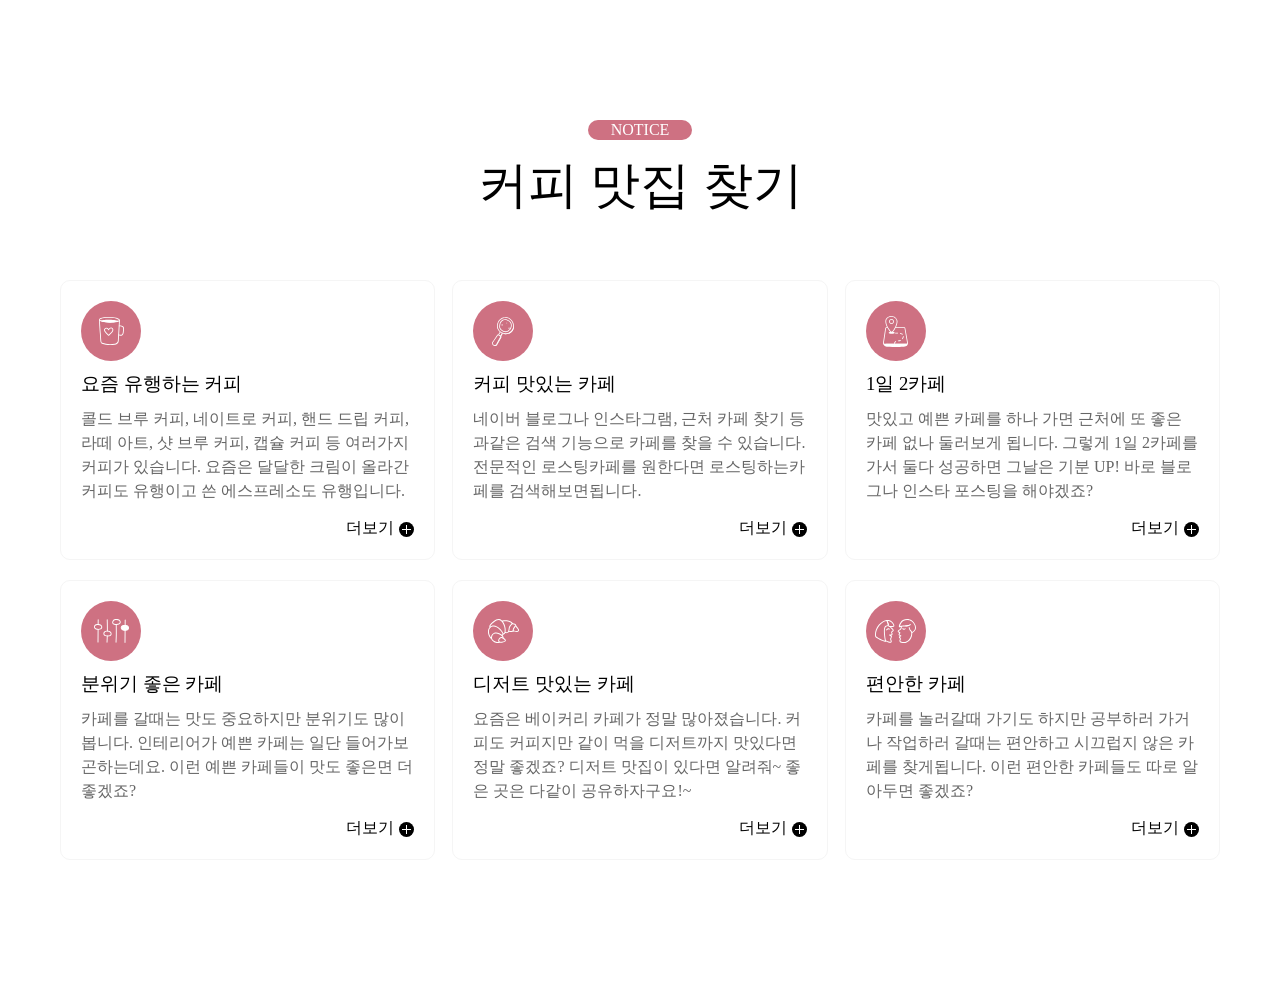
<file: textType/textType01.html>
<!DOCTYPE html>
<html lang="ko">
<head>
    <meta charset="UTF-8">
    <meta http-equiv="X-UA-Compatible" content="IE=edge">
    <meta name="viewport" content="width=device-width, initial-scale=1.0">
    <title>텍스트 유형01</title>

    <link href="https://webfontworld.github.io/NexonLv1Gothic/NexonLv1Gothic.css" rel="stylesheet">
    <style>
         /* reset */
         * {
            margin: 0;
            padding: 0;
        }
        a {
            text-decoration: none;
            color: #000;
        }
        h1, h2, h3, h4, h5, h6 {
            font-weight: normal;
        }
        img {
            vertical-align: top;
            width: 100%;
        }
        .mt10 {margin-top: 10px !important;}
        .mt20 {margin-top: 20px !important;}
        .mt30 {margin-top: 30px !important;}
        .mt40 {margin-top: 40px !important;}
        .mt50 {margin-top: 50px !important;}
        .mt60 {margin-top: 60px !important;}
        .mt70 {margin-top: 70px !important;}

        .mb10 {margin-bottom: 10px !important;}
        .mb20 {margin-bottom: 20px !important;}
        .mb30 {margin-bottom: 30px !important;}
        .mb40 {margin-bottom: 40px !important;}
        .mb50 {margin-bottom: 50px !important;}
        .mb60 {margin-bottom: 60px !important;}
        .mb70 {margin-bottom: 70px !important;}

        /* common */
        .container {
            width: 1160px;
            margin: 0 auto;
            padding: 0 20px;
            /* background-color: rgba(0,0,0,0.1); */
        }
        .nexon {
            font-family: 'NexonLv1Gothic';
            font-weight: 400;
        }
        .section.center {
            text-align: center; 
        }
        .section__small {
            font-style: 14px;
            border-radius: 50px;
            background-color: #CE7182;
            color: #fff;
            padding: 1px 23px;
            text-transform: uppercase;
            margin-bottom: 20px;
            display: inline-block;
        }
        .section {
            padding: 120px 0;
        }
        .section__h2 {
            font-size: 50px;
            font-weight: 400;
            margin-bottom: 30px;
            line-height: 1;
        }
        .section__desc {
            font-style: 22px;
            color: #666;
            margin-bottom: 70px;
            font-weight: 300;
            line-height: 1.5;
        }
        /* text-wrap */
        .text__wrap {
        }
        .text__inner {
            text-align: left;
            display: flex;
            flex-wrap: wrap;
            justify-content: space-between;
        }
        .text__inner .text {
            width: 32.3333%;
            border: 1px solid #f5f5f5;
            border-radius: 10px;
            padding: 90px 20px 20px 20px;
            box-sizing: border-box;
            margin-bottom: 20px;
            transform: all 0.3s;
            cursor: pointer; 
            position: relative;
        }
        .text__inner .text:hover {
            background-color: #f5f5f5;
        }
        .text__inner .text::before {
            content: '';
            width: 60px;
            height: 60px;
            background-color: #CE7182;
            background-image: url(../asset/img/textType01_01.svg);
            background-repeat: no-repeat;
            background-position: center;
            position: absolute;
            left: 20px;
            top: 20px;
            border-radius: 50%;
        }
        .text__inner .text.t2::before {
            background-color: #CE7182;
            background-image: url(../asset/img/textType01_02.svg);
        }
        .text__inner .text.t3::before {
            background-color: #CE7182;
            background-image: url(../asset/img/textType01_03.svg);
        }
        .text__inner .text.t4::before {
            background-color: #CE7182;
            background-image: url(../asset/img/textType01_04.svg);
        }
        .text__inner .text.t5::before {
            background-color: #CE7182;
            background-image: url(../asset/img/textType01_05.svg);
        }
        .text__inner .text.t6::before {
            background-color: #CE7182;
            background-image: url(../asset/img/textType01_06.svg);
        }
        .text__title {
            font-style: 24px;
            margin-bottom: 10px;
        }
        .text__desc {
            font-style: 16px;
            color: #666;
            margin-bottom: 15px;
            line-height: 1.5;
        }
        .text__btn {
            float: right;
            position: relative;
            padding-right: 20px;
        }
        .text__btn::before {
            content: '';
            position: absolute;
            right: 0;
            bottom: 2px;
            width: 15px;
            height: 15px;
            background-image: url(../asset/img/icon_plus.svg);
            transition: all 0.3s;
        }
        .text__btn:hover::before {
            transform: rotate(360deg);
        }
    </style> 
</head>
<body>
    <section class="text-wrap section center nexon">
        <div class="container">
            <span class="section__small">notice</span>
            <h2 class="section__h2 mb70">커피 맛집 찾기</h2>
            <div class="text__inner">
                <div class="text t1">
                    <h3 class="text__title">요즘 유행하는 커피</h3>
                    <p class="text__desc">콜드 브루 커피, 네이트로 커피, 핸드 드립 커피, 라떼 아트, 샷 브루 커피, 캡슐 커피 등 여러가지 커피가 있습니다. 요즘은 달달한 크림이 올라간 커피도 유행이고 쓴 에스프레소도 유행입니다.</p>
                    <a class="text__btn" href="#">더보기</a>
                </div>
                <div class="text t2">
                    <h3 class="text__title">커피 맛있는 카페</h3>
                    <p class="text__desc">네이버 블로그나 인스타그램, 근처 카페 찾기 등과같은 검색 기능으로 카페를 찾을 수 있습니다. 전문적인 로스팅카페를 원한다면 로스팅하는카페를 검색해보면됩니다.</p>
                    <a class="text__btn" href="#">더보기</a>
                </div>
                <div class="text t3">
                    <h3 class="text__title">1일 2카페</h3>
                    <p class="text__desc">맛있고 예쁜 카페를 하나 가면 근처에 또 좋은 카페 없나 둘러보게 됩니다. 그렇게 1일 2카페를 가서 둘다 성공하면 그날은 기분 UP! 바로 블로그나 인스타 포스팅을 해야겠죠?</p>
                    <a class="text__btn" href="#">더보기</a>
                </div>
                <div class="text t4">
                    <h3 class="text__title">분위기 좋은 카페</h3>
                    <p class="text__desc">카페를 갈때는 맛도 중요하지만 분위기도 많이 봅니다. 인테리어가 예쁜 카페는 일단 들어가보곤하는데요. 이런 예쁜 카페들이 맛도 좋은면 더 좋겠죠?</p>
                    <a class="text__btn" href="#">더보기</a>
                </div>
                <div class="text t5">
                    <h3 class="text__title">디저트 맛있는 카페</h3>
                    <p class="text__desc">요즘은 베이커리 카페가 정말 많아졌습니다. 커피도 커피지만 같이 먹을 디저트까지 맛있다면 정말 좋겠죠? 디저트 맛집이 있다면 알려줘~ 좋은 곳은 다같이 공유하자구요!~</p>
                    <a class="text__btn" href="#">더보기</a>
                </div>
                <div class="text t6">
                    <h3 class="text__title">편안한 카페</h3>
                    <p class="text__desc">카페를 놀러갈때 가기도 하지만 공부하러 가거나 작업하러 갈때는 편안하고 시끄럽지 않은 카페를 찾게됩니다. 이런 편안한 카페들도 따로 알아두면 좋겠죠?</p>
                    <a class="text__btn" href="#">더보기</a>
                </div>
            </div> 
        </div>
    </section>
</body>
</html>
</file>
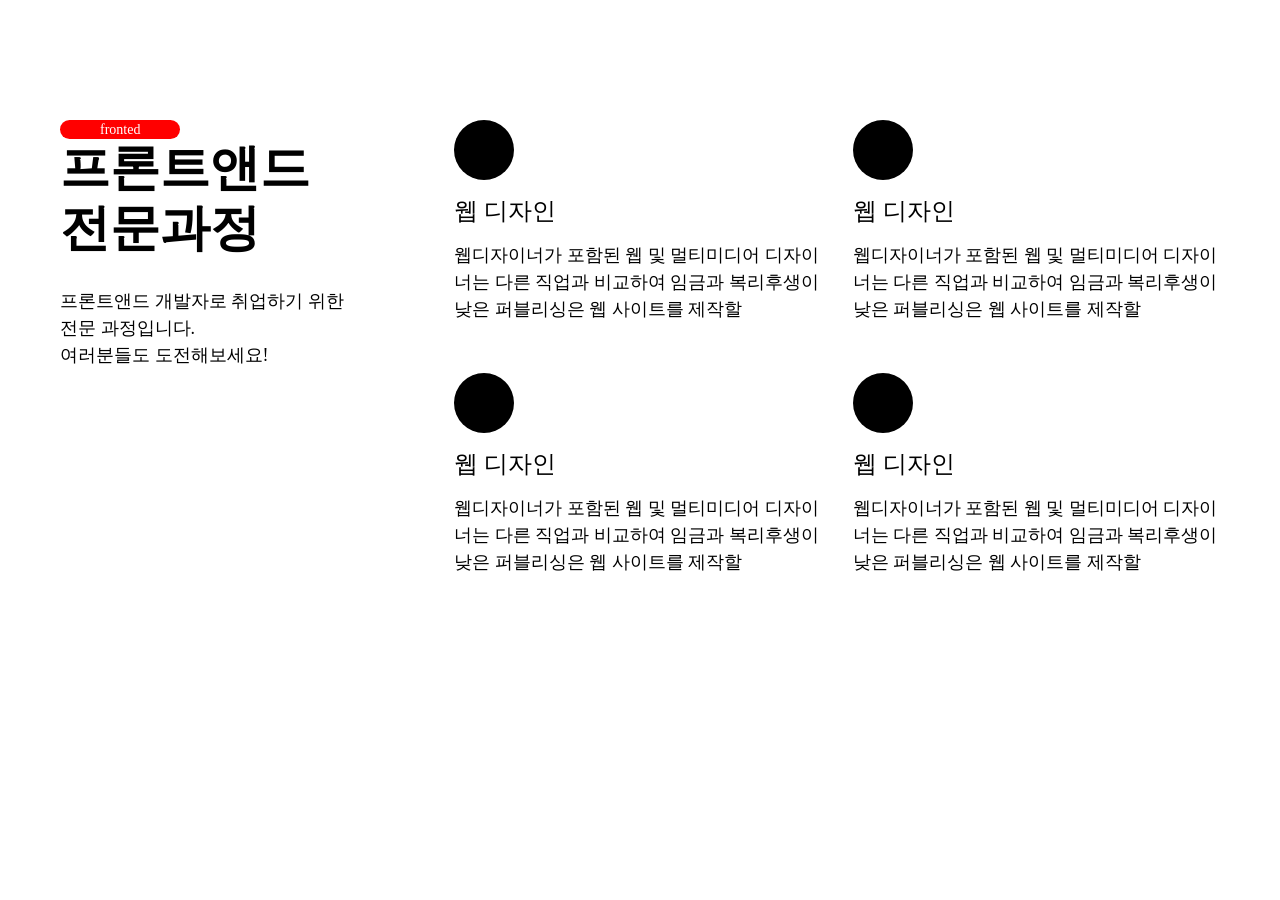
<file: textType/textType02 copy.html>
<!DOCTYPE html>
<html lang="ko">
<head>
    <meta charset="UTF-8">
    <meta http-equiv="X-UA-Compatible" content="IE=edge">
    <meta name="viewport" content="width=device-width, initial-scale=1.0">
    <title>텍스트 유형01</title>

    <link href="https://webfontworld.github.io/NexonLv1Gothic/NexonLv1Gothic.css" rel="stylesheet">
    <style>
         /* reset */
         * {
            margin: 0;
            padding: 0;
        }
        a {
            text-decoration: none;
            color: #000;
        }
        h1, h2, h3, h4, h5, h6 {
            font-weight: normal;
        }
        img {
            vertical-align: top;
            width: 100%;
        }
        .mt10 {margin-top: 10px !important;}
        .mt20 {margin-top: 20px !important;}
        .mt30 {margin-top: 30px !important;}
        .mt40 {margin-top: 40px !important;}
        .mt50 {margin-top: 50px !important;}
        .mt60 {margin-top: 60px !important;}
        .mt70 {margin-top: 70px !important;}

        .mb10 {margin-bottom: 10px !important;}
        .mb20 {margin-bottom: 20px !important;}
        .mb30 {margin-bottom: 30px !important;}
        .mb40 {margin-bottom: 40px !important;}
        .mb50 {margin-bottom: 50px !important;}
        .mb60 {margin-bottom: 60px !important;}
        .mb70 {margin-bottom: 70px !important;}

        .blind {
            display: none;
        }

        /* common */
        .container {
            width: 1160px;
            margin: 0 auto;
            padding: 0 20px;
            /* background-color: rgba(0,0,0,0.1); */
        }
        .nexon {
            font-family: 'NexonLv1Gothic';
            font-weight: 400;
        }
        .section.center {
            text-align: center; 
        }
        .section__small {
            font-style: 14px;
            border-radius: 50px;
            background-color: #CE7182;
            color: #fff;
            padding: 1px 23px;
            text-transform: uppercase;
            margin-bottom: 20px;
            display: inline-block;
        }
        .section {
            padding: 120px 0;
        }
        .section__h2 {
            font-size: 50px;
            font-weight: 400;
            margin-bottom: 30px;
            line-height: 1;
        }
        .section__desc {
            font-style: 22px;
            color: #666;
            margin-bottom: 70px;
            font-weight: 300;
            line-height: 1.5;
        }
        /* text-wrap */
        .text__inner {
            display: flex;
            justify-content: space-between;
        }
        .text__title {
            width: 33%;
        }
        .text__title > span {
            background-color: red;
            font-size: 14px;
            padding: 2px 40px;
            color: #fff;
            border-radius: 50px;

        }
        .text__title > h3 {
            font-size: 50px;
            font-weight: 700;
            line-height: 1.2;
            margin-bottom: 30px;
        }
        .text__title > p {
            font-size: 18px;
            line-height: 1.5;
            font-weight: 500;
        }
        .text__desc {
            width: 66%;
            display: flex;
            flex-wrap: wrap;
            justify-content: space-between;
        }
        .text__desc > div {
            width: 48%;
            bottom: 4%;
        }
        .text__desc > div  h4 {
            font-size: 24px;
            margin-bottom: 15px;
            position: relative;
            padding-top: 75px;
        }
        .text__desc > div  h4::before {
            content: '';
            width: 60px;
            height: 60px;
            border-radius: 50%;
            background-color: #000;
            position: absolute;
            left: 0;
            top: 0;

        }
        .text__desc > div p {
            font-size: 18px;
            font-weight: 300;
            line-height: 1.5;
        }
        .text__desc > div:nth-child(3),
        .text__desc > div:nth-child(4) {
            margin-top: 50px;
        }
    </style> 
</head>
<body>
    <section class="text-wrap section nexon">
        <div class="container">
            <div class="text__inner">
                <div class="text__title">
                    <span>fronted</span>
                    <h3>프론트앤드<br>전문과정</h3>
                    <p>프론트앤드 개발자로 취업하기 위한<br>
                        전문 과정입니다.<br>
                        여러분들도 도전해보세요!</p>
                </div>
                <div class="text__desc">
                    <div>
                        <h4>웹 디자인</h4>
                        <p>웹디자이너가 포함된 웹 및 멀티미디어 디자이너는 다른 직업과 비교하여 임금과 복리후생이 낮은 퍼블리싱은 웹 사이트를 제작할 </p>
                    </div>
                    <div>
                        <h4>웹 디자인</h4>
                        <p>웹디자이너가 포함된 웹 및 멀티미디어 디자이너는 다른 직업과 비교하여 임금과 복리후생이 낮은 퍼블리싱은 웹 사이트를 제작할 </p>
                    </div>
                    <div>
                        <h4>웹 디자인</h4>
                        <p>웹디자이너가 포함된 웹 및 멀티미디어 디자이너는 다른 직업과 비교하여 임금과 복리후생이 낮은 퍼블리싱은 웹 사이트를 제작할 </p>
                    </div>
                    <div>
                        <h4>웹 디자인</h4>
                        <p>웹디자이너가 포함된 웹 및 멀티미디어 디자이너는 다른 직업과 비교하여 임금과 복리후생이 낮은 퍼블리싱은 웹 사이트를 제작할 </p>
                    </div>
                </div>
            </div>
        </div>
    </section>
</body>
</html>
</file>
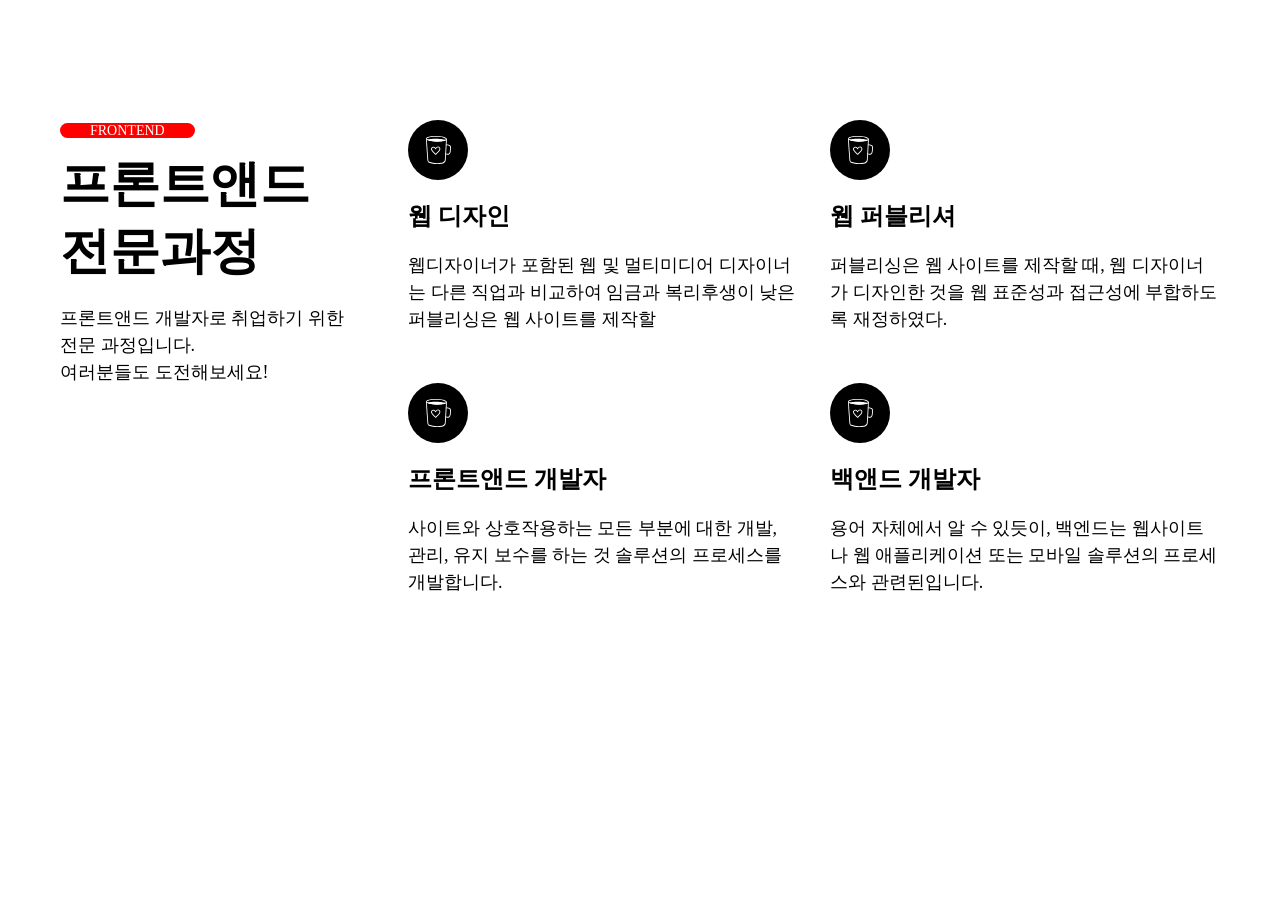
<file: textType/textType02.html>
<!DOCTYPE html>
<html lang="ko">
<head>
    <meta charset="UTF-8">
    <meta http-equiv="X-UA-Compatible" content="IE=edge">
    <meta name="viewport" content="width=device-width, initial-scale=1.0">
    <title>텍스트 유형02</title>
    <link href="https://webfontworld.github.io/NexonLv1Gothic/NexonLv1Gothic.css" rel="stylesheet">
    <style>
        /* reset */
        * {
            margin: 0;
            padding: 0;
        }
        a {
            text-decoration: none;
            color: #000;
        }
        h1, h2, h3, h4, h5, h6 {
            font-weight: normal;
        }
        img {
            vertical-align: top;
            width: 100%;
        }
        .mt10 {margin-top: 10px !important;}
        .mt20 {margin-top: 20px !important;}
        .mt30 {margin-top: 30px !important;}
        .mt40 {margin-top: 40px !important;}
        .mt50 {margin-top: 50px !important;}
        .mt60 {margin-top: 60px !important;}
        .mt70 {margin-top: 70px !important;}
        .mb10 {margin-bottom: 10px !important;}
        .mb20 {margin-bottom: 20px !important;}
        .mb30 {margin-bottom: 30px !important;}
        .mb40 {margin-bottom: 40px !important;}
        .mb50 {margin-bottom: 50px !important;}
        .mb60 {margin-bottom: 60px !important;}
        .mb70 {margin-bottom: 70px !important;}
        .blind {
            display: none;
        }
        /* common */
        .container {
            width: 1160px;
            margin: 0 auto;
            padding: 0 20px;
            /* background-color: rgba(0,0,0,0.1); */
        }
        .nexon {
            font-family: 'NexonLv1Gothic';
            font-weight: 400;
        }
        .section {
            padding: 120px 0;
        }
        .section.center {
            text-align: center;
        }
        .section__small {
            font-size: 1px;
            border-radius: 50px;
            background-color: #FF7C7C;
            color: #fff;
            padding: 1px 23px;
            text-transform: uppercase;
            margin-bottom: 20px;
            display: inline-block;
        }
        .section__h2 {
            font-size: 50px;
            font-weight: 400;
            margin-bottom: 30px;
            line-height: 1;
        }
        .section__desc {
            font-size: 22px;
            /* color: #666; */
            margin-bottom: 70px;
            font-weight: 300;
            line-height: 1.5;
        }
        /* text__wrap */
        .text__inner {
            display: flex;
            justify-content: space-between;
        }
        .text__title {
            width: 30%; 
        }
        .text__title > span {
            background-color: red;
            border-radius: 50px;
            padding: 0 30px;
            color: #fff;
            font-size: 14px;
            line-height: 1.5;
        }
        .text__title > h2 {
            font-size: 50px;
            font-weight: 700;
            margin-top: 10px;
        }
        .text__title > p {
            font-size: 18px;
            line-height: 1.5;
            margin-top: 20px;
        }
        .text__desc {
            width: 70%;
            display: flex;
            flex-wrap: wrap;
            justify-content: space-between;
            /* background-color: #000; */
        }
        .text__desc > div {
            width: 48%;
            margin-top: 80px;
        }
        .text__desc > div h4 {
            font-size: 24px;
            font-weight: 600;
            position: relative;
        }
        .text__desc > div h4::before {
            content: '';
            width: 60px;
            height: 60px;
            border-radius: 50%;
            background-color: #000;
            background-image: url(../asset/img/textType01_01.svg);
            background-repeat: no-repeat;
            background-position: center;
            position: absolute;
            left: 0;
            top: -80px;
        }
        .text__desc > div p {
            font-size: 18px;
            font-weight: 300;
            margin-top: 20px;
            line-height: 1.5;
        }
        .text__desc > div:nth-child(3),
        .text__desc > div:nth-child(4) {
            margin-top: 130px;
        }
    </style>
</head>
<body>
    <section class="text__wrap section nexon">
        <h2 class="blind">카드 유형</h2>
        <div class="container">
            <div class="text__inner">
                <div class="text__title">
                    <span>FRONTEND</span>
                    <h2>프론트앤드<br>
                        전문과정</h2>
                        <p>프론트앤드 개발자로 취업하기 위한<br>
                            전문 과정입니다.<br>
                            여러분들도 도전해보세요!</p>
                </div>
                <div class="text__desc">
                    <div>
                        <h4>웹 디자인</h4>
                        <p>웹디자이너가 포함된 웹 및 멀티미디어 디자이너는 다른 직업과 비교하여 임금과 복리후생이 낮은 퍼블리싱은 웹 사이트를 제작할 </p>
                    </div>
                    <div>
                        <h4>웹 퍼블리셔</h4>
                        <p>퍼블리싱은 웹 사이트를 제작할 때, 웹 디자이너가 디자인한 것을 웹 표준성과 접근성에 부합하도록 재정하였다.</p>
                    </div>
                    <div>
                        <h4>프론트앤드 개발자</h4>
                        <p>사이트와 상호작용하는 모든 부분에 대한 개발, 관리, 유지 보수를 하는 것 솔루션의 프로세스를 개발합니다.</p>
                    </div>
                    <div>
                        <h4>백앤드 개발자</h4>
                        <p>용어 자체에서 알 수 있듯이, 백엔드는 웹사이트나 웹 애플리케이션 또는 모바일 솔루션의 프로세스와 관련된입니다.</p>
                    </div>
                </div>
            </div>
        </div>
    </section>
</body>
</html>
</file>
